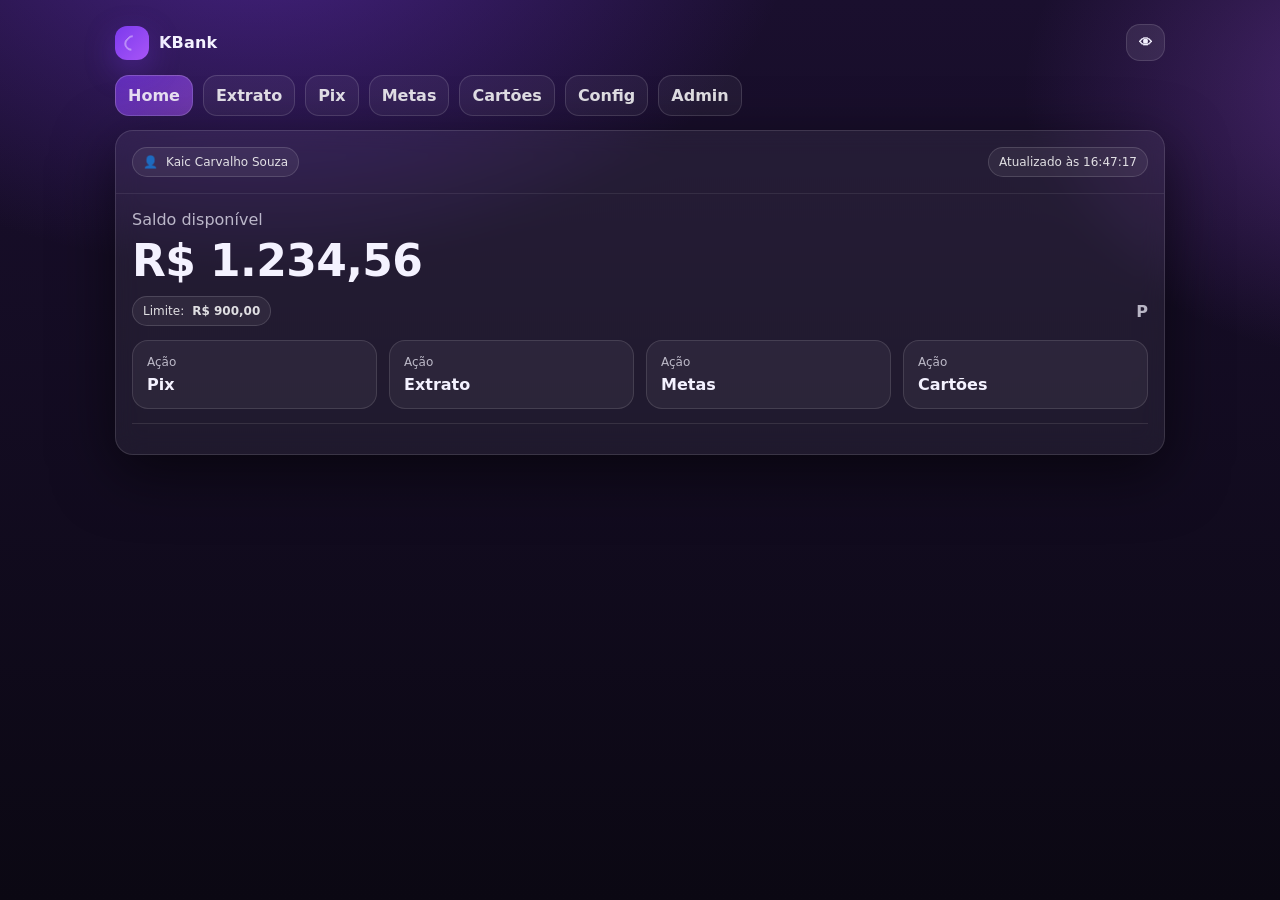
<file: index.html>
<!DOCTYPE html>
<html lang="pt-BR">
<head>
  <meta charset="UTF-8" />
  <meta name="viewport" content="width=device-width, initial-scale=1" />
  <title>Home</title>
  <link rel="stylesheet" href="./css/style.css">
</head>
<body>
  <div class="container">

    <div class="topbar">
      <div class="brand">
        <div class="logo"></div>
        <div id="appName">Meu Banco</div>
      </div>
      <button id="eyeBtn" class="btnIcon" title="Esconder valores (P)">👁</button>
    </div>

    <div class="nav">
      <a class="navlink" data-page="home" href="./index.html">Home</a>
      <a class="navlink" data-page="extrato" href="./extrato.html">Extrato</a>
      <a class="navlink" data-page="pix" href="./pix.html">Pix</a>
      <a class="navlink" data-page="metas" href="./metas.html">Metas</a>
      <a class="navlink" data-page="cartoes" href="./cartoes.html">Cartões</a>
      <a class="navlink" data-page="config" href="./config.html">Config</a>
      <a class="navlink" data-page="admin" href="./admin.html">Admin</a>
    </div>

    <div class="card">
      <div class="cardHeader">
        <div class="row" style="justify-content:flex-start;gap:10px;">
          <div class="pill">👤 <span id="userName">Usuário</span></div>
        </div>
        <div class="pill"><span id="timeText"></span></div>
      </div>

      <div class="cardBody">
        <div class="muted">Saldo disponível</div>
        <div class="money" id="saldoText">R$ 0,00</div>

        <div class="row" style="margin-top:10px;">
          <div class="pill" style="border-style:solid;">Limite: <b id="limiteText">R$ 0,00</b></div>
          <div class="muted"> <b>P</b> </div>
        </div>

        <div class="actions">
          <div class="action" onclick="location.href='./pix.html#enviar'">
            <div class="k">Ação</div>
            <div class="v">Pix</div>
          </div>

          <div class="action" onclick="location.href='./extrato.html'">
            <div class="k">Ação</div>
            <div class="v">Extrato</div>
          </div>

          <div class="action" onclick="location.href='./metas.html'">
            <div class="k">Ação</div>
            <div class="v">Metas</div>
          </div>

          <div class="action" onclick="location.href='./cartoes.html'">
            <div class="k">Ação</div>
            <div class="v">Cartões</div>
          </div>
        </div>

        <div class="sep"></div>

        <div class="muted">
        </div>
      </div>
    </div>

  </div>

  <script src="./js/app.js"></script>
  <script>App.init("home");</script>
</body>
</html>
</file>
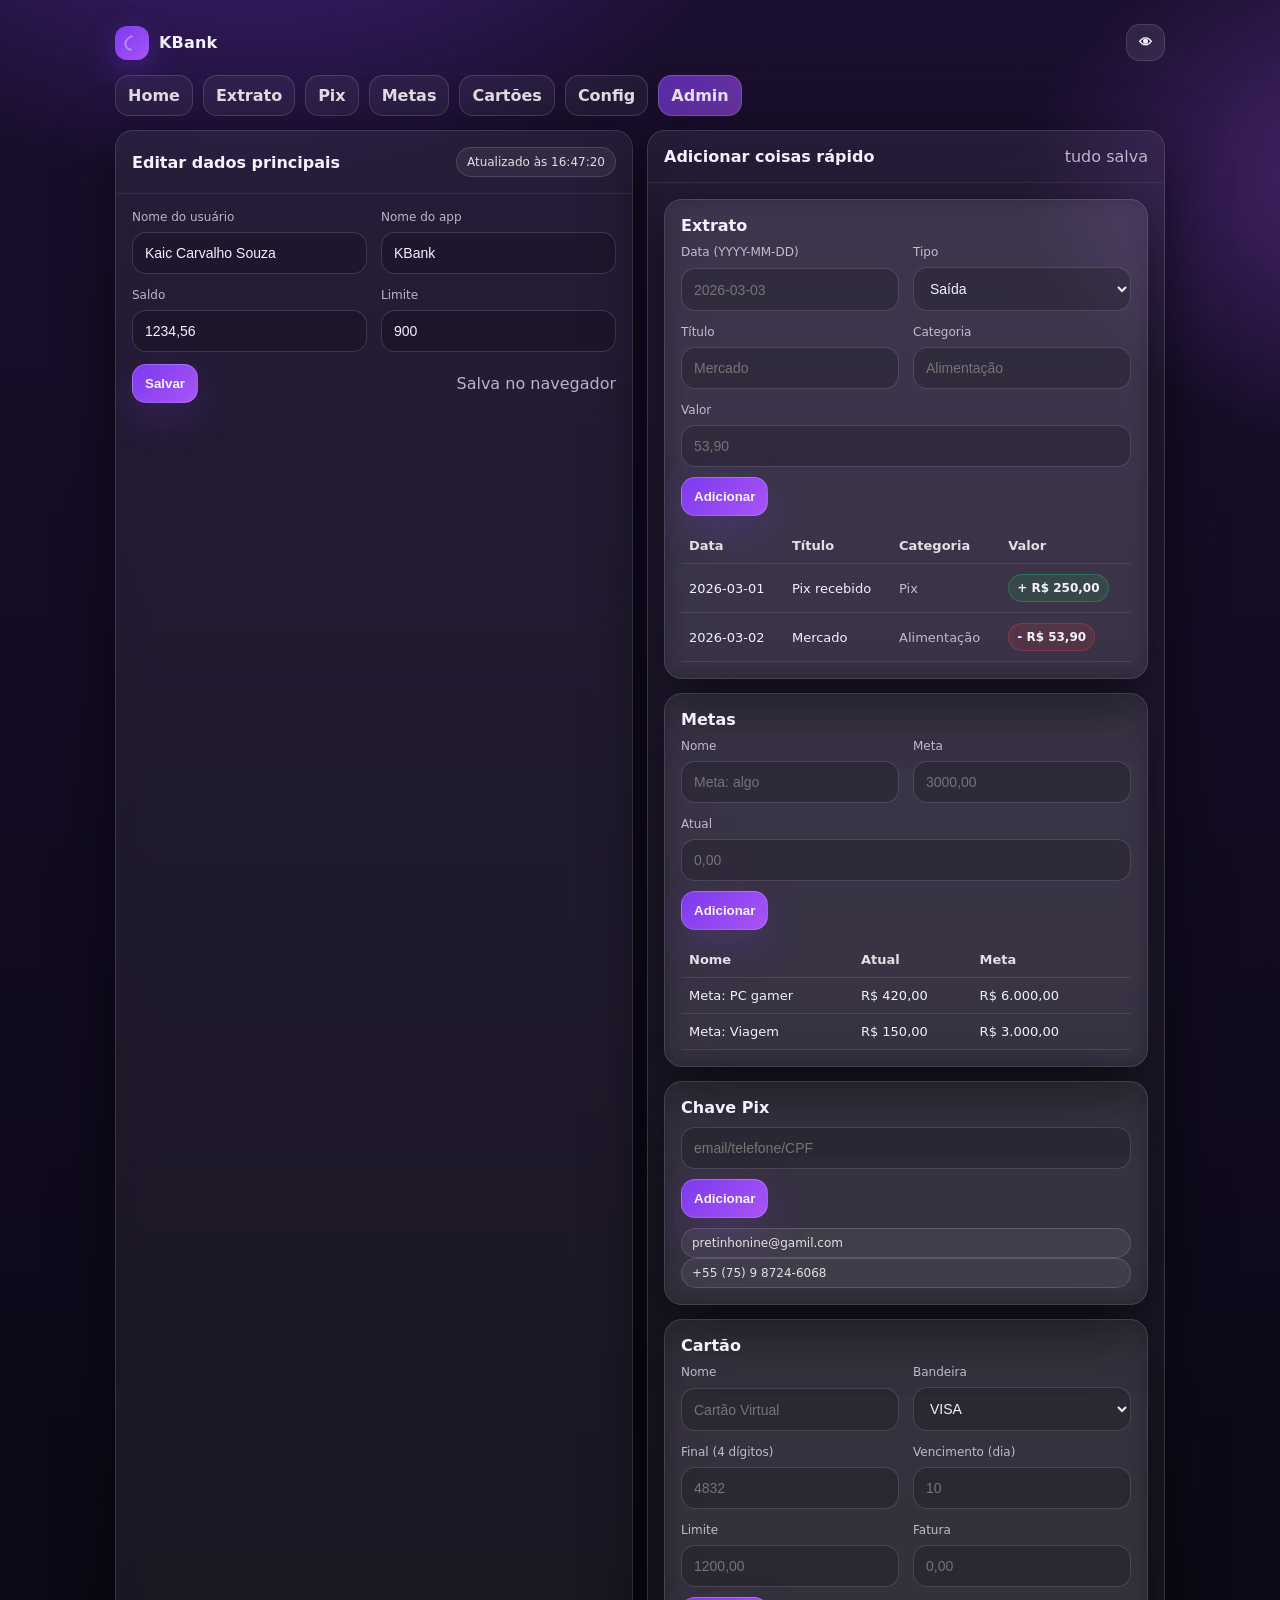
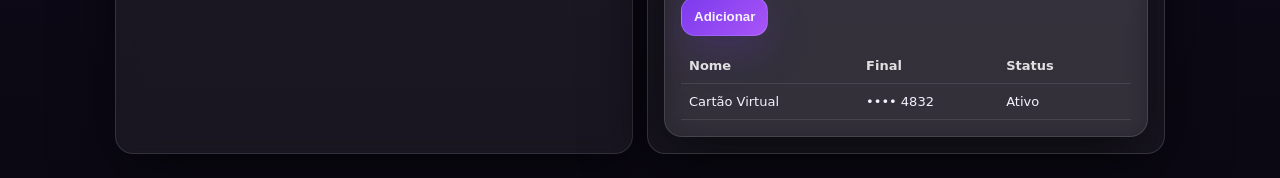
<file: admin.html>
<!DOCTYPE html>
<html lang="pt-BR">
<head>
  <meta charset="UTF-8" />
  <meta name="viewport" content="width=device-width, initial-scale=1" />
  <title>Admin</title>
  <link rel="stylesheet" href="./css/style.css">
</head>
<body>
  <div class="container">

    <div class="topbar">
      <div class="brand">
        <div class="logo"></div>
        <div id="appName">Meu Banco</div>
      </div>
      <button id="eyeBtn" class="btnIcon">👁</button>
    </div>

    <div class="nav">
      <a class="navlink" data-page="home" href="./index.html">Home</a>
      <a class="navlink" data-page="extrato" href="./extrato.html">Extrato</a>
      <a class="navlink" data-page="pix" href="./pix.html">Pix</a>
      <a class="navlink" data-page="metas" href="./metas.html">Metas</a>
      <a class="navlink" data-page="cartoes" href="./cartoes.html">Cartões</a>
      <a class="navlink" data-page="config" href="./config.html">Config</a>
      <a class="navlink" data-page="admin" href="./admin.html">Admin</a>
    </div>

    <div class="grid2">

      <div class="card">
        <div class="cardHeader">
          <div style="font-weight:900;">Editar dados principais</div>
          <div class="pill"><span id="timeText"></span></div>
        </div>
        <div class="cardBody">

          <div class="grid2">
            <div class="field">
              <label>Nome do usuário</label>
              <input id="nome">
            </div>
            <div class="field">
              <label>Nome do app</label>
              <input id="app">
            </div>
            <div class="field">
              <label>Saldo</label>
              <input id="saldo" inputmode="decimal">
            </div>
            <div class="field">
              <label>Limite</label>
              <input id="limite" inputmode="decimal">
            </div>
          </div>

          <div class="row" style="margin-top:12px;">
            <button class="btn primary" id="btnSaveMain">Salvar</button>
            <span class="muted">Salva no navegador</span>
          </div>

        </div>
      </div>

      <div class="card">
        <div class="cardHeader">
          <div style="font-weight:900;">Adicionar coisas rápido</div>
          <div class="muted">tudo salva</div>
        </div>
        <div class="cardBody">

          <div class="card" style="margin-bottom:14px;">
            <div class="cardBody">
              <div style="font-weight:900;margin-bottom:10px;">Extrato</div>
              <div class="grid2">
                <div class="field">
                  <label>Data (YYYY-MM-DD)</label>
                  <input id="tData" placeholder="2026-03-03">
                </div>
                <div class="field">
                  <label>Tipo</label>
                  <select id="tTipo">
                    <option value="saida">Saída</option>
                    <option value="entrada">Entrada</option>
                  </select>
                </div>
                <div class="field">
                  <label>Título</label>
                  <input id="tTitulo" placeholder="Mercado">
                </div>
                <div class="field">
                  <label>Categoria</label>
                  <input id="tCat" placeholder="Alimentação">
                </div>
                <div class="field" style="grid-column:1/-1;">
                  <label>Valor</label>
                  <input id="tValor" inputmode="decimal" placeholder="53,90">
                </div>
              </div>
              <button class="btn primary" id="btnAddTrans" style="margin-top:10px;">Adicionar</button>

              <table class="table" style="margin-top:12px;">
                <thead><tr><th>Data</th><th>Título</th><th>Categoria</th><th>Valor</th></tr></thead>
                <tbody id="prevTrans"></tbody>
              </table>
            </div>
          </div>

          <div class="card" style="margin-bottom:14px;">
            <div class="cardBody">
              <div style="font-weight:900;margin-bottom:10px;">Metas</div>
              <div class="grid2">
                <div class="field">
                  <label>Nome</label>
                  <input id="mNome" placeholder="Meta: algo">
                </div>
                <div class="field">
                  <label>Meta</label>
                  <input id="mMeta" inputmode="decimal" placeholder="3000,00">
                </div>
                <div class="field" style="grid-column:1/-1;">
                  <label>Atual</label>
                  <input id="mAtual" inputmode="decimal" placeholder="0,00">
                </div>
              </div>
              <button class="btn primary" id="btnAddMeta" style="margin-top:10px;">Adicionar</button>

              <table class="table" style="margin-top:12px;">
                <thead><tr><th>Nome</th><th>Atual</th><th>Meta</th><th></th></tr></thead>
                <tbody id="prevMetas"></tbody>
              </table>
            </div>
          </div>

          <div class="card" style="margin-bottom:14px;">
            <div class="cardBody">
              <div style="font-weight:900;margin-bottom:10px;">Chave Pix</div>
              <div class="row" style="justify-content:flex-start;gap:10px;">
                <input id="pixKey" placeholder="email/telefone/CPF">
                <button class="btn primary" id="btnAddKey">Adicionar</button>
              </div>
              <div style="margin-top:10px;" id="prevKeys"></div>
            </div>
          </div>

          <div class="card">
            <div class="cardBody">
              <div style="font-weight:900;margin-bottom:10px;">Cartão</div>
              <div class="grid2">
                <div class="field">
                  <label>Nome</label>
                  <input id="cNome" placeholder="Cartão Virtual">
                </div>
                <div class="field">
                  <label>Bandeira</label>
                  <select id="cBand">
                    <option>VISA</option>
                    <option>MASTERCARD</option>
                    <option>ELO</option>
                    <option>AMEX</option>
                  </select>
                </div>
                <div class="field">
                  <label>Final (4 dígitos)</label>
                  <input id="cFinal" inputmode="numeric" maxlength="4" placeholder="4832">
                </div>
                <div class="field">
                  <label>Vencimento (dia)</label>
                  <input id="cVenc" inputmode="numeric" placeholder="10">
                </div>
                <div class="field">
                  <label>Limite</label>
                  <input id="cLimite" inputmode="decimal" placeholder="1200,00">
                </div>
                <div class="field">
                  <label>Fatura</label>
                  <input id="cFatura" inputmode="decimal" placeholder="0,00">
                </div>
              </div>
              <button class="btn primary" id="btnAddCard" style="margin-top:10px;">Adicionar</button>

              <table class="table" style="margin-top:12px;">
                <thead><tr><th>Nome</th><th>Final</th><th>Status</th><th></th></tr></thead>
                <tbody id="prevCards"></tbody>
              </table>
            </div>
          </div>

        </div>
      </div>

    </div>

  </div>

  <script src="./js/app.js"></script>
  <script>App.init("admin");</script>
</body>
</html>
</file>
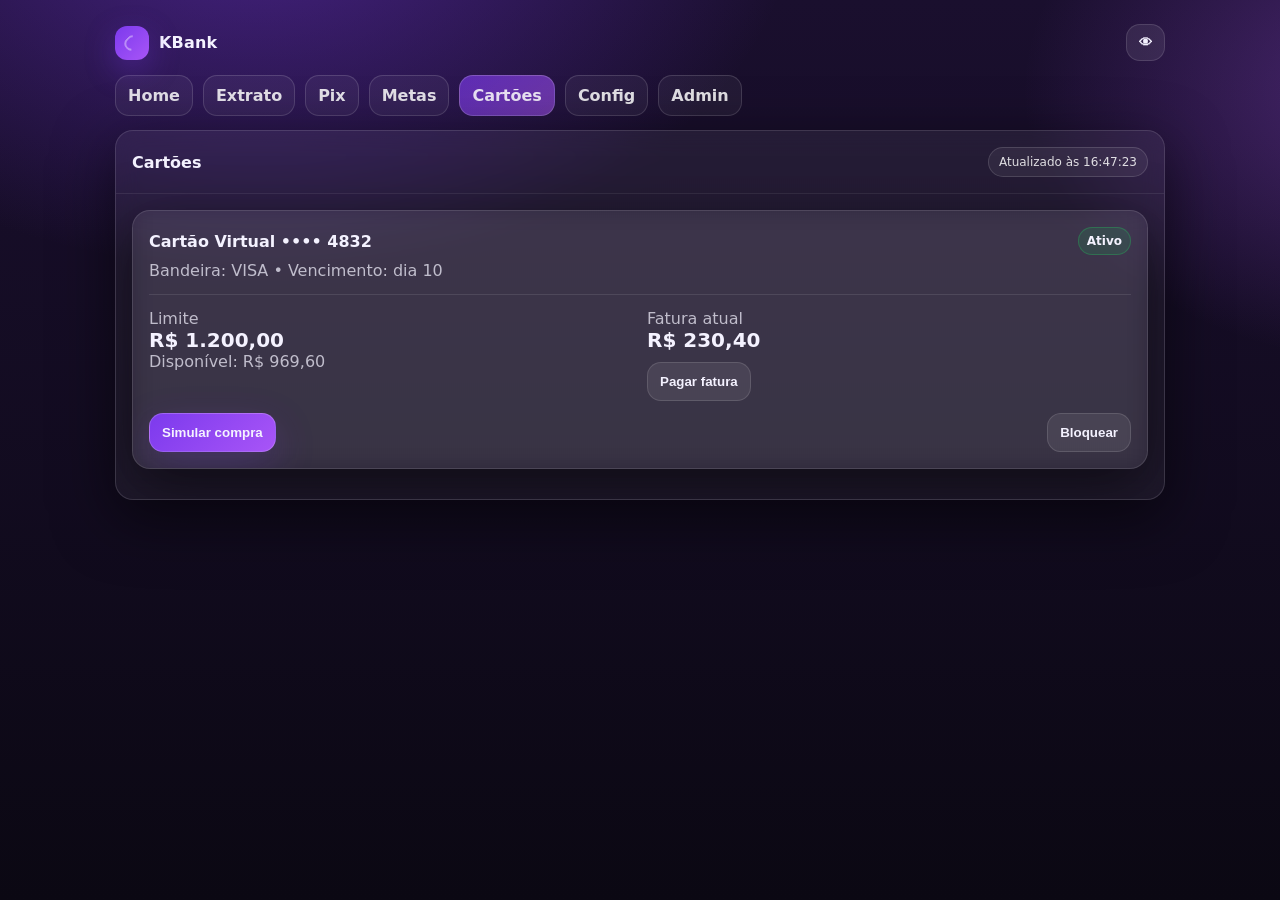
<file: cartoes.html>
<!DOCTYPE html>
<html lang="pt-BR">
<head>
  <meta charset="UTF-8" />
  <meta name="viewport" content="width=device-width, initial-scale=1" />
  <title>Cartões</title>
  <link rel="stylesheet" href="./css/style.css">
</head>
<body>
  <div class="container">

    <div class="topbar">
      <div class="brand">
        <div class="logo"></div>
        <div id="appName">Meu Banco</div>
      </div>
      <button id="eyeBtn" class="btnIcon">👁</button>
    </div>

    <div class="nav">
      <a class="navlink" data-page="home" href="./index.html">Home</a>
      <a class="navlink" data-page="extrato" href="./extrato.html">Extrato</a>
      <a class="navlink" data-page="pix" href="./pix.html">Pix</a>
      <a class="navlink" data-page="metas" href="./metas.html">Metas</a>
      <a class="navlink" data-page="cartoes" href="./cartoes.html">Cartões</a>
      <a class="navlink" data-page="config" href="./config.html">Config</a>
      <a class="navlink" data-page="admin" href="./admin.html">Admin</a>
    </div>

    <div class="card">
      <div class="cardHeader">
        <div style="font-weight:900;">Cartões</div>
        <div class="pill"><span id="timeText"></span></div>
      </div>
      <div class="cardBody">
        <div id="cardsWrap"></div>
      </div>
    </div>

  </div>

  <script src="./js/app.js"></script>
  <script>App.init("cartoes");</script>
</body>
</html>
</file>
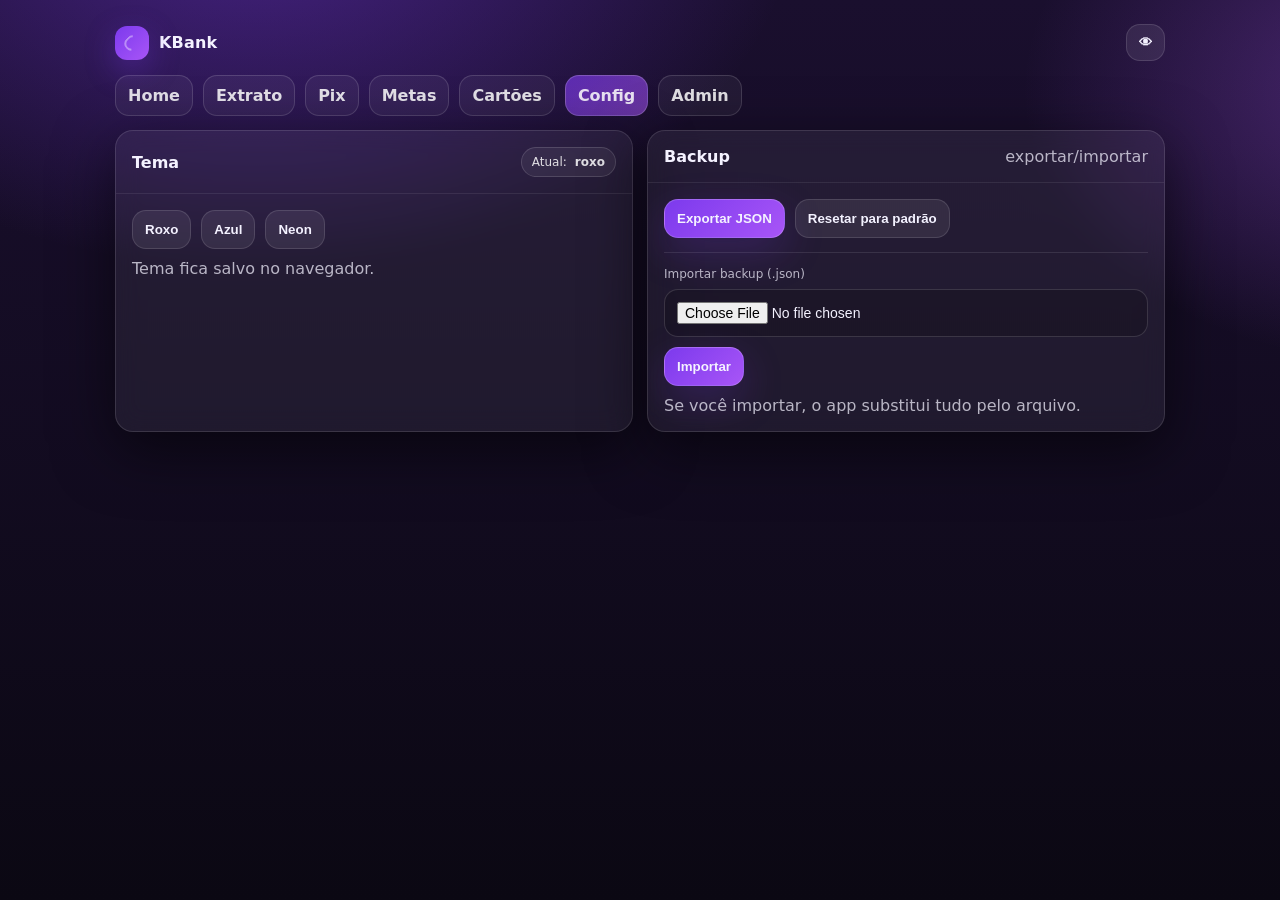
<file: config.html>
<!DOCTYPE html>
<html lang="pt-BR">
<head>
  <meta charset="UTF-8" />
  <meta name="viewport" content="width=device-width, initial-scale=1" />
  <title>Config</title>
  <link rel="stylesheet" href="./css/style.css">
</head>
<body>
  <div class="container">

    <div class="topbar">
      <div class="brand">
        <div class="logo"></div>
        <div id="appName">Meu Banco</div>
      </div>
      <button id="eyeBtn" class="btnIcon">👁</button>
    </div>

    <div class="nav">
      <a class="navlink" data-page="home" href="./index.html">Home</a>
      <a class="navlink" data-page="extrato" href="./extrato.html">Extrato</a>
      <a class="navlink" data-page="pix" href="./pix.html">Pix</a>
      <a class="navlink" data-page="metas" href="./metas.html">Metas</a>
      <a class="navlink" data-page="cartoes" href="./cartoes.html">Cartões</a>
      <a class="navlink" data-page="config" href="./config.html">Config</a>
      <a class="navlink" data-page="admin" href="./admin.html">Admin</a>
    </div>

    <div class="grid2">
      <div class="card">
        <div class="cardHeader">
          <div style="font-weight:900;">Tema</div>
          <div class="pill">Atual: <b id="themeNow"></b></div>
        </div>
        <div class="cardBody">
          <div class="row" style="justify-content:flex-start;gap:10px;">
            <button class="btn" data-theme="roxo">Roxo</button>
            <button class="btn" data-theme="azul">Azul</button>
            <button class="btn" data-theme="neon">Neon</button>
          </div>
          <div class="muted" style="margin-top:10px;">Tema fica salvo no navegador.</div>
        </div>
      </div>

      <div class="card">
        <div class="cardHeader">
          <div style="font-weight:900;">Backup</div>
          <div class="muted">exportar/importar</div>
        </div>
        <div class="cardBody">
          <div class="row" style="justify-content:flex-start;gap:10px;">
            <button class="btn primary" id="btnExport">Exportar JSON</button>
            <button class="btn" id="btnReset">Resetar para padrão</button>
          </div>

          <div class="sep"></div>

          <div class="field">
            <label>Importar backup (.json)</label>
            <input id="importFile" type="file" accept="application/json">
          </div>
          <button class="btn primary" id="btnImport" style="margin-top:10px;">Importar</button>

          <div class="muted" style="margin-top:10px;">
            Se você importar, o app substitui tudo pelo arquivo.
          </div>
        </div>
      </div>
    </div>

  </div>

  <script src="./js/app.js"></script>
  <script>App.init("config");</script>
</body>
</html>
</file>
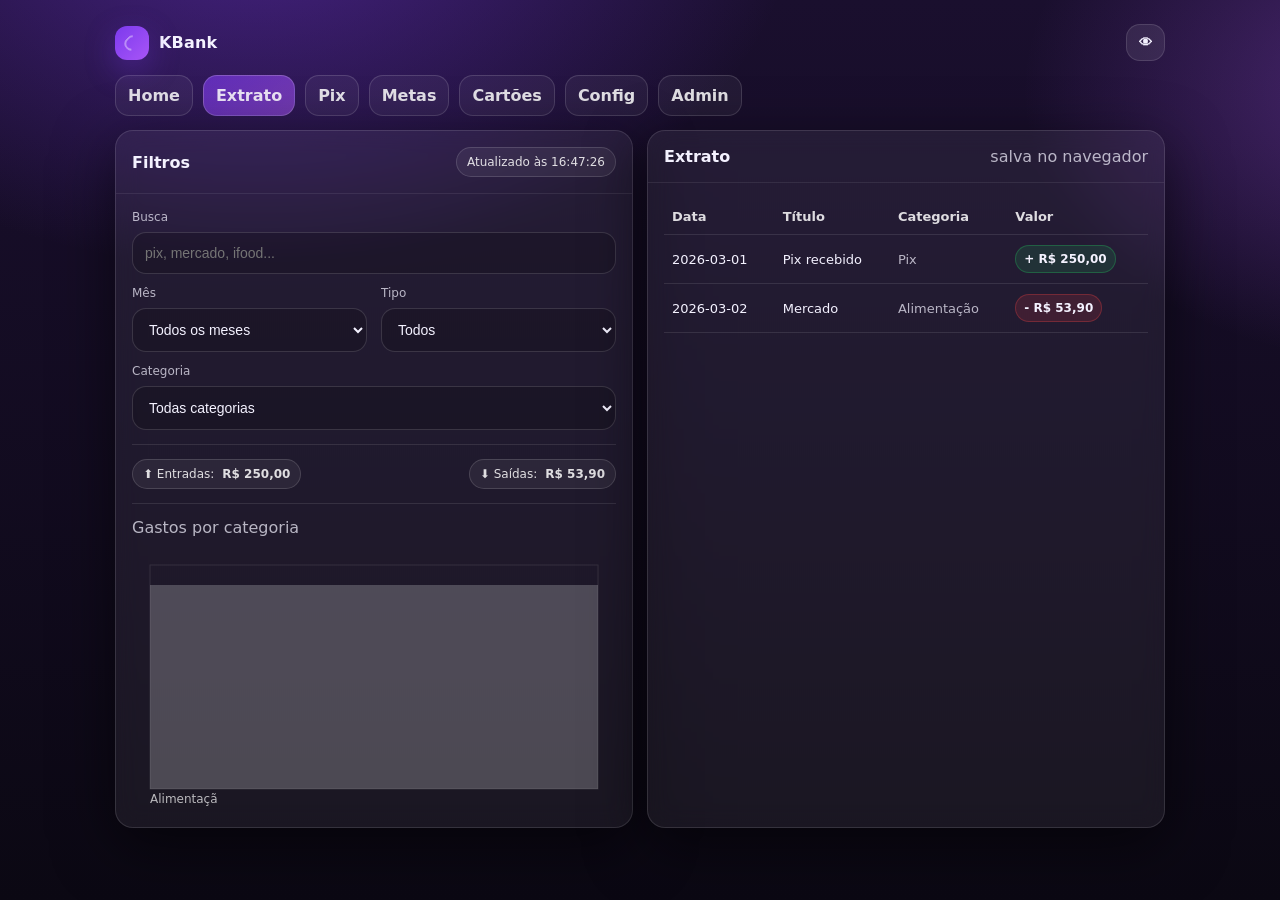
<file: extrato.html>
<!DOCTYPE html>
<html lang="pt-BR">
<head>
  <meta charset="UTF-8" />
  <meta name="viewport" content="width=device-width, initial-scale=1" />
  <title>Extrato</title>
  <link rel="stylesheet" href="./css/style.css">
</head>
<body>
  <div class="container">

    <div class="topbar">
      <div class="brand">
        <div class="logo"></div>
        <div id="appName">Meu Banco</div>
      </div>
      <button id="eyeBtn" class="btnIcon">👁</button>
    </div>

    <div class="nav">
      <a class="navlink" data-page="home" href="./index.html">Home</a>
      <a class="navlink" data-page="extrato" href="./extrato.html">Extrato</a>
      <a class="navlink" data-page="pix" href="./pix.html">Pix</a>
      <a class="navlink" data-page="metas" href="./metas.html">Metas</a>
      <a class="navlink" data-page="cartoes" href="./cartoes.html">Cartões</a>
      <a class="navlink" data-page="config" href="./config.html">Config</a>
      <a class="navlink" data-page="admin" href="./admin.html">Admin</a>
    </div>

    <div class="grid2">
      <div class="card">
        <div class="cardHeader">
          <div style="font-weight:900;">Filtros</div>
          <div class="pill"><span id="timeText"></span></div>
        </div>
        <div class="cardBody">
          <div class="field">
            <label>Busca</label>
            <input id="q" placeholder="pix, mercado, ifood...">
          </div>

          <div class="grid2" style="margin-top:12px;">
            <div class="field">
              <label>Mês</label>
              <select id="mes"></select>
            </div>
            <div class="field">
              <label>Tipo</label>
              <select id="tipo">
                <option value="">Todos</option>
                <option value="entrada">Entrada</option>
                <option value="saida">Saída</option>
              </select>
            </div>
          </div>

          <div class="field" style="margin-top:12px;">
            <label>Categoria</label>
            <select id="cat"></select>
          </div>

          <div class="sep"></div>

          <div class="row">
            <div class="pill">⬆️ Entradas: <b id="totalIn"></b></div>
            <div class="pill">⬇️ Saídas: <b id="totalOut"></b></div>
          </div>

          <div class="sep"></div>

          <div class="muted">Gastos por categoria</div>
          <canvas id="chart" style="width:100%;height:260px;margin-top:10px;"></canvas>
        </div>
      </div>

      <div class="card">
        <div class="cardHeader">
          <div style="font-weight:900;">Extrato</div>
          <div class="muted">salva no navegador</div>
        </div>
        <div class="cardBody">
          <table class="table">
            <thead>
              <tr><th>Data</th><th>Título</th><th>Categoria</th><th>Valor</th></tr>
            </thead>
            <tbody id="extratoList"></tbody>
          </table>
        </div>
      </div>
    </div>

  </div>

  <script src="./js/charts.js"></script>
  <script src="./js/app.js"></script>
  <script>App.init("extrato");</script>
</body>
</html>
</file>
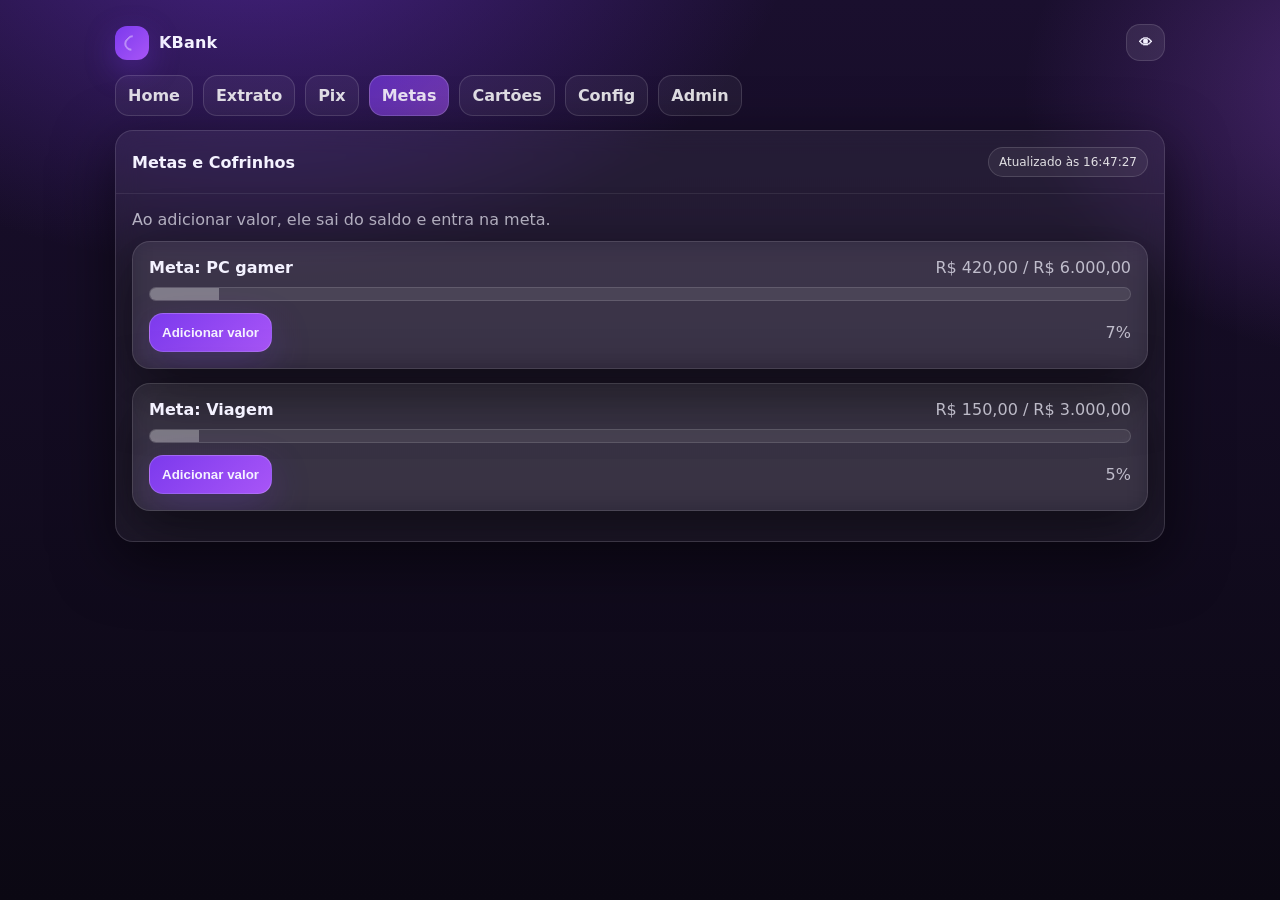
<file: metas.html>
<!DOCTYPE html>
<html lang="pt-BR">
<head>
  <meta charset="UTF-8" />
  <meta name="viewport" content="width=device-width, initial-scale=1" />
  <title>Metas</title>
  <link rel="stylesheet" href="./css/style.css">
</head>
<body>
  <div class="container">

    <div class="topbar">
      <div class="brand">
        <div class="logo"></div>
        <div id="appName">Meu Banco</div>
      </div>
      <button id="eyeBtn" class="btnIcon">👁</button>
    </div>

    <div class="nav">
      <a class="navlink" data-page="home" href="./index.html">Home</a>
      <a class="navlink" data-page="extrato" href="./extrato.html">Extrato</a>
      <a class="navlink" data-page="pix" href="./pix.html">Pix</a>
      <a class="navlink" data-page="metas" href="./metas.html">Metas</a>
      <a class="navlink" data-page="cartoes" href="./cartoes.html">Cartões</a>
      <a class="navlink" data-page="config" href="./config.html">Config</a>
      <a class="navlink" data-page="admin" href="./admin.html">Admin</a>
    </div>

    <div class="card">
      <div class="cardHeader">
        <div style="font-weight:900;">Metas e Cofrinhos</div>
        <div class="pill"><span id="timeText"></span></div>
      </div>
      <div class="cardBody">
        <div class="muted" style="margin-bottom:12px;">
          Ao adicionar valor, ele sai do saldo e entra na meta.
        </div>
        <div id="metasWrap"></div>
      </div>
    </div>

  </div>

  <script src="./js/app.js"></script>
  <script>App.init("metas");</script>
</body>
</html>
</file>
<file: css/style.css>
:root{
  --bg1:#1a0f2e;
  --bg2:#0b0813;
  --card:rgba(255,255,255,.06);
  --stroke:rgba(255,255,255,.12);
  --text:#f4f2ff;
  --muted:rgba(244,242,255,.72);
  --brand:#7c3aed;
  --brand2:#a855f7;
  --ok:#22c55e;
  --bad:#ef4444;
  --warn:#f59e0b;
  --shadow: 0 18px 60px rgba(0,0,0,.55);
  --radius: 18px;
}

*{ box-sizing:border-box; margin:0; padding:0; }
body{
  min-height:100vh;
  font-family: system-ui, -apple-system, Segoe UI, Roboto, Arial, sans-serif;
  color:var(--text);
  background:
    radial-gradient(900px 600px at 20% -10%, rgba(124,58,237,.45), transparent 60%),
    radial-gradient(700px 500px at 110% 10%, rgba(168,85,247,.35), transparent 55%),
    linear-gradient(180deg, var(--bg1), var(--bg2));
  display:flex;
  justify-content:center;
  padding:24px;
}

.container{
  width:min(1050px, 100%);
  display:flex;
  flex-direction:column;
  gap:14px;
}

.card{
  background:var(--card);
  border:1px solid var(--stroke);
  border-radius: var(--radius);
  box-shadow: var(--shadow);
  backdrop-filter: blur(12px);
  -webkit-backdrop-filter: blur(12px);
  overflow:hidden;
}

.cardHeader{
  padding:16px 16px;
  border-bottom:1px solid rgba(255,255,255,.08);
  display:flex;
  align-items:center;
  justify-content:space-between;
  gap:10px;
}

.cardBody{ padding:16px; }

.topbar{
  display:flex;
  justify-content:space-between;
  align-items:center;
  gap:12px;
}

.brand{
  display:flex;
  align-items:center;
  gap:10px;
  font-weight:900;
  letter-spacing:.2px;
}
.logo{
  width:34px; height:34px;
  border-radius:12px;
  background: linear-gradient(135deg, var(--brand), var(--brand2));
  box-shadow: 0 10px 30px rgba(124,58,237,.35);
  position:relative;
}
.logo::after{
  content:"";
  position:absolute;
  inset:9px 10px;
  border:2px solid rgba(255,255,255,.55);
  border-top-color:transparent;
  border-right-color:transparent;
  border-radius:10px;
  transform: rotate(45deg);
  opacity:.7;
}

.nav{
  display:flex;
  flex-wrap:wrap;
  gap:10px;
}
.navlink{
  text-decoration:none;
  color:rgba(255,255,255,.86);
  padding:10px 12px;
  border:1px solid rgba(255,255,255,.14);
  border-radius:14px;
  background:rgba(255,255,255,.05);
  font-weight:800;
  transition:.12s;
}
.navlink:hover{
  transform: translateY(-1px);
  background: rgba(168,85,247,.10);
  border-color: rgba(168,85,247,.35);
}
.navlink.active{
  background: linear-gradient(135deg, rgba(124,58,237,.65), rgba(168,85,247,.55));
  border-color: rgba(255,255,255,.18);
}

.pill{
  font-size:12px;
  color:rgba(255,255,255,.85);
  border:1px solid rgba(255,255,255,.14);
  background: rgba(255,255,255,.06);
  padding:7px 10px;
  border-radius:999px;
  display:flex;
  align-items:center;
  gap:8px;
}

.btn, button{
  border:none;
  border-radius:14px;
  padding:11px 12px;
  cursor:pointer;
  font-weight:900;
  color:var(--text);
  background: rgba(255,255,255,.08);
  border:1px solid rgba(255,255,255,.12);
  transition: transform .12s ease, background .12s ease, border-color .12s ease;
}
.btn:hover, button:hover{
  transform: translateY(-1px);
  border-color: rgba(168,85,247,.35);
  background: rgba(168,85,247,.10);
}
.primary{
  background: linear-gradient(135deg, var(--brand), var(--brand2));
  border-color: rgba(255,255,255,.18);
  box-shadow: 0 14px 40px rgba(124,58,237,.22);
}
.primary:hover{ background: linear-gradient(135deg, #6d28d9, #9333ea); }

.btnIcon{
  padding:10px 12px;
  border-radius:14px;
  font-weight:900;
  background: rgba(255,255,255,.08);
  border:1px solid rgba(255,255,255,.12);
}

.row{
  display:flex;
  align-items:center;
  justify-content:space-between;
  gap:10px;
  flex-wrap:wrap;
}
.grid2{
  display:grid;
  grid-template-columns: 1fr 1fr;
  gap:14px;
}
@media (max-width: 860px){
  .grid2{ grid-template-columns:1fr; }
}

.muted{ color:var(--muted); }
.money{
  font-size:44px;
  font-weight:900;
  letter-spacing:-.6px;
  margin-top:6px;
}

.actions{
  margin-top:14px;
  display:grid;
  grid-template-columns: repeat(4, 1fr);
  gap:12px;
}
@media (max-width: 860px){
  .actions{ grid-template-columns: 1fr 1fr; }
}
.action{
  padding:14px;
  border-radius:16px;
  border:1px solid rgba(255,255,255,.12);
  background: rgba(255,255,255,.05);
  cursor:pointer;
  user-select:none;
  transition: transform .12s ease, border-color .12s ease, background .12s ease;
}
.action:hover{
  transform: translateY(-2px);
  border-color: rgba(168,85,247,.35);
  background: rgba(168,85,247,.08);
}
.action .k{ font-size:12px; color:var(--muted); }
.action .v{ margin-top:6px; font-weight:900; }

.field{ display:grid; gap:8px; }
label{ font-size:12px; color:var(--muted); }
input, select, textarea{
  width:100%;
  padding:12px 12px;
  border-radius:14px;
  border:1px solid rgba(255,255,255,.14);
  background: rgba(0,0,0,.18);
  color:var(--text);
  outline:none;
  font-size:14px;
}
textarea{ resize: vertical; min-height: 140px; }
input:focus, select:focus, textarea:focus{
  border-color: rgba(168,85,247,.45);
  box-shadow: 0 0 0 4px rgba(168,85,247,.16);
}

.table{
  width:100%;
  border-collapse:collapse;
  overflow:hidden;
}
.table th, .table td{
  padding:10px 8px;
  border-bottom:1px solid rgba(255,255,255,.10);
  font-size:13px;
}
.table th{ text-align:left; color: rgba(255,255,255,.85); }

.badgeOk, .badgeBad{
  padding:6px 8px;
  border-radius:999px;
  font-weight:900;
  font-size:12px;
  display:inline-block;
}
.badgeOk{ background: rgba(34,197,94,.14); border:1px solid rgba(34,197,94,.30); }
.badgeBad{ background: rgba(239,68,68,.14); border:1px solid rgba(239,68,68,.30); }

.sep{
  border:none;
  border-top:1px solid rgba(255,255,255,.10);
  margin:14px 0;
}

.toastWrap{
  position:fixed;
  right:16px;
  bottom:16px;
  display:grid;
  gap:10px;
  z-index:9999;
}
.toast{
  width:min(320px, calc(100vw - 32px));
  background: rgba(0,0,0,.35);
  border:1px solid rgba(255,255,255,.12);
  border-radius:16px;
  padding:12px;
  backdrop-filter: blur(12px);
  -webkit-backdrop-filter: blur(12px);
  box-shadow: 0 18px 60px rgba(0,0,0,.35);
}

/* ===== Pix Wizard ===== */
.segmented{ display:flex; gap:10px; }
.segBtn{
  flex:1;
  border-radius: 16px;
  padding: 12px 12px;
  cursor:pointer;
  font-weight:900;
  background: rgba(255,255,255,.06);
  border:1px solid rgba(255,255,255,.14);
}
.segBtn.active{
  background: linear-gradient(135deg, rgba(124,58,237,.65), rgba(168,85,247,.55));
  border-color: rgba(255,255,255,.18);
  box-shadow: 0 14px 40px rgba(124,58,237,.18);
}
.center{
  display:flex;
  flex-direction:column;
  align-items:center;
  justify-content:center;
  text-align:center;
  min-height: 250px;
}
.spinner{
  width:56px;
  height:56px;
  border-radius:50%;
  border: 5px solid rgba(255,255,255,.20);
  border-top-color: rgba(255,255,255,.75);
  animation: spin .9s linear infinite;
}
@keyframes spin{ to{ transform: rotate(360deg); } }
</file>
